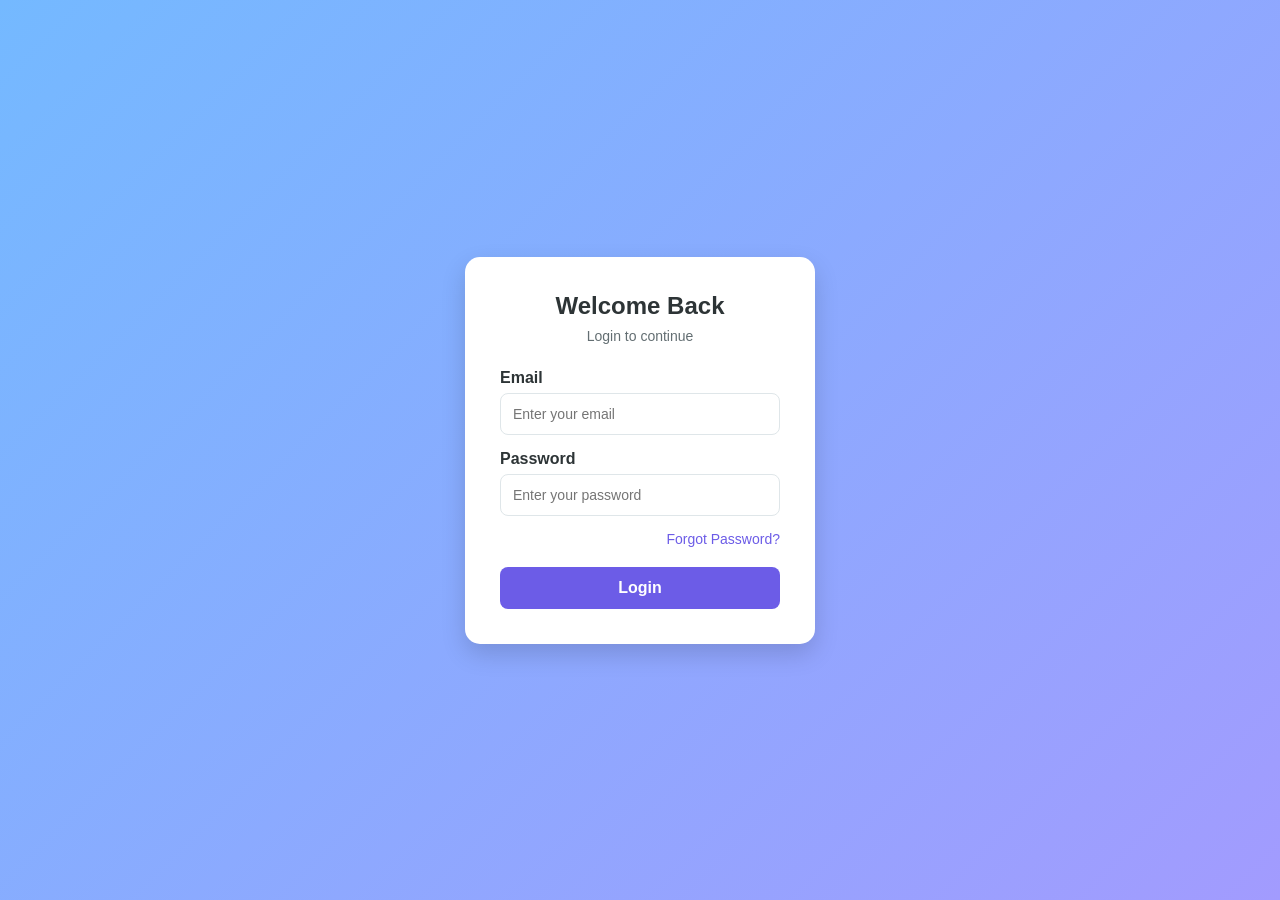
<file: Week-1/index.html>
<!DOCTYPE html>
<html lang="en">
<head>
    <meta charset="UTF-8">
    <meta name="viewport" content="width=device-width, initial-scale=1.0">
    <title>Login Page</title>
    <link rel="stylesheet" href="style.css">
</head>
<body>

    <div class="container">
        <div class="login-card">
            <h2>Welcome Back</h2>
            <p class="subtitle">Login to continue</p>

            <form>
                <label>Email</label>
                <input type="email" placeholder="Enter your email" required>

                <label>Password</label>
                <input type="password" placeholder="Enter your password" required>

                <a href="#" class="forgot-password">Forgot Password?</a>

                <button type="submit">Login</button>
            </form>
        </div>
    </div>

</body>
</html>
</file>
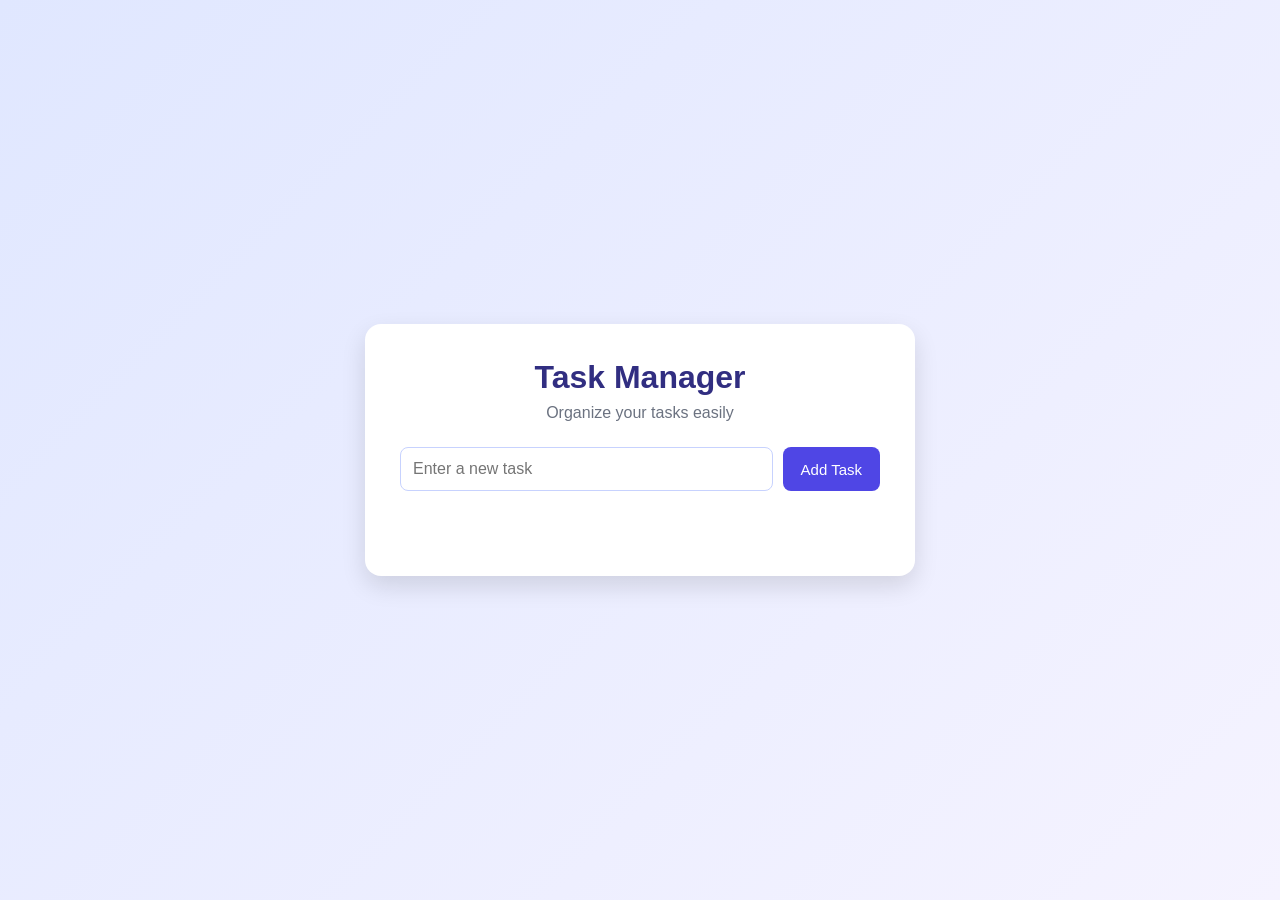
<file: Week-2/index.html>
<!DOCTYPE html>
<html lang="en">
<head>
  <meta charset="UTF-8">
  <meta name="viewport" content="width=device-width, initial-scale=1.0">
  <title>Task Manager</title>
  <link rel="stylesheet" href="style.css">
</head>
<body>

  <div class="container">
    <h1>Task Manager</h1>
    <p class="subtitle">Organize your tasks easily</p>

    <div class="task-input">
      <input type="text" id="taskInput" placeholder="Enter a new task">
      <button id="addTaskBtn">Add Task</button>
    </div>

    <p id="message"></p>

    <ul id="taskList"></ul>
  </div>

  <script src="script.js"></script>
</body>
</html>
</file>
<file: Week-1/style.css>
*{
    margin:0;
    padding:0;
    box-sizing:border-box;
}

body{
    font-family: "Segoe UI", sans-serif;
    height:100vh;
    display:flex;
    justify-content:center;
    align-items:center;
    background: linear-gradient(135deg, #74b9ff, #a29bfe);
}

.login-card{
    width:350px;
    background:white;
    padding:35px;
    border-radius:15px;
    box-shadow:0 10px 25px rgba(0,0,0,0.15);
}

h2{
    text-align:center;
    color:#2d3436;
    margin-bottom:8px;
}

.subtitle{
    text-align:center;
    color:#636e72;
    margin-bottom:25px;
    font-size:14px;
}

label{
    display:block;
    margin-bottom:6px;
    font-weight:600;
    color:#2d3436;
}

input{
    width:100%;
    padding:12px;
    margin-bottom:15px;
    border:1px solid #dfe6e9;
    border-radius:8px;
    font-size:14px;
    transition:0.3s;
}

input:focus{
    outline:none;
    border-color:#6c5ce7;
    box-shadow:0 0 6px rgba(108,92,231,0.3);
}

.forgot-password{
    display:block;
    text-align:right;
    text-decoration:none;
    color:#6c5ce7;
    font-size:14px;
    margin-bottom:20px;
}

.forgot-password:hover{
    text-decoration:underline;
}

button{
    width:100%;
    padding:12px;
    border:none;
    border-radius:8px;
    background:#6c5ce7;
    color:white;
    font-size:16px;
    font-weight:600;
    cursor:pointer;
    transition:0.3s;
}

button:hover{
    background:#5649c9;
    transform:translateY(-2px);
}
</file>
<file: Week-2/style.css>
* {
  box-sizing: border-box;
  margin: 0;
  padding: 0;
  font-family: Arial, sans-serif;
}

body {
  min-height: 100vh;
  background: linear-gradient(135deg, #e0e7ff, #f5f3ff);
  display: flex;
  justify-content: center;
  align-items: center;
  padding: 20px;
}

.container {
  width: 100%;
  max-width: 550px;
  background: white;
  padding: 35px;
  border-radius: 16px;
  box-shadow: 0 10px 25px rgba(0, 0, 0, 0.12);
}

h1 {
  text-align: center;
  color: #312e81;
  margin-bottom: 8px;
}

.subtitle {
  text-align: center;
  color: #6b7280;
  margin-bottom: 25px;
}

.task-input {
  display: flex;
  gap: 10px;
}

.task-input input {
  flex: 1;
  padding: 12px;
  border: 1px solid #c7d2fe;
  border-radius: 8px;
  font-size: 16px;
  outline: none;
}

.task-input input:focus {
  border-color: #4f46e5;
}

.task-input button {
  border: none;
  background: #4f46e5;
  color: white;
  padding: 12px 18px;
  border-radius: 8px;
  cursor: pointer;
  font-size: 15px;
}

.task-input button:hover {
  background: #3730a3;
}

#message {
  text-align: center;
  margin: 15px 0;
  font-weight: bold;
  min-height: 20px;
}

.success {
  color: #15803d;
}

.error {
  color: #dc2626;
}

#taskList {
  list-style: none;
}

.task-item {
  display: flex;
  align-items: center;
  justify-content: space-between;
  gap: 10px;
  background: #f8fafc;
  margin-bottom: 12px;
  padding: 12px;
  border-radius: 8px;
  border-left: 4px solid #4f46e5;
}

.task-text {
  flex: 1;
  cursor: pointer;
  word-break: break-word;
}

.completed {
  text-decoration: line-through;
  color: #9ca3af;
}

.task-buttons {
  display: flex;
  gap: 7px;
}

.edit-btn,
.delete-btn {
  border: none;
  padding: 7px 10px;
  border-radius: 6px;
  cursor: pointer;
  color: white;
}

.edit-btn {
  background: #f59e0b;
}

.delete-btn {
  background: #dc2626;
}

.edit-btn:hover {
  background: #d97706;
}

.delete-btn:hover {
  background: #b91c1c;
}
</file>
